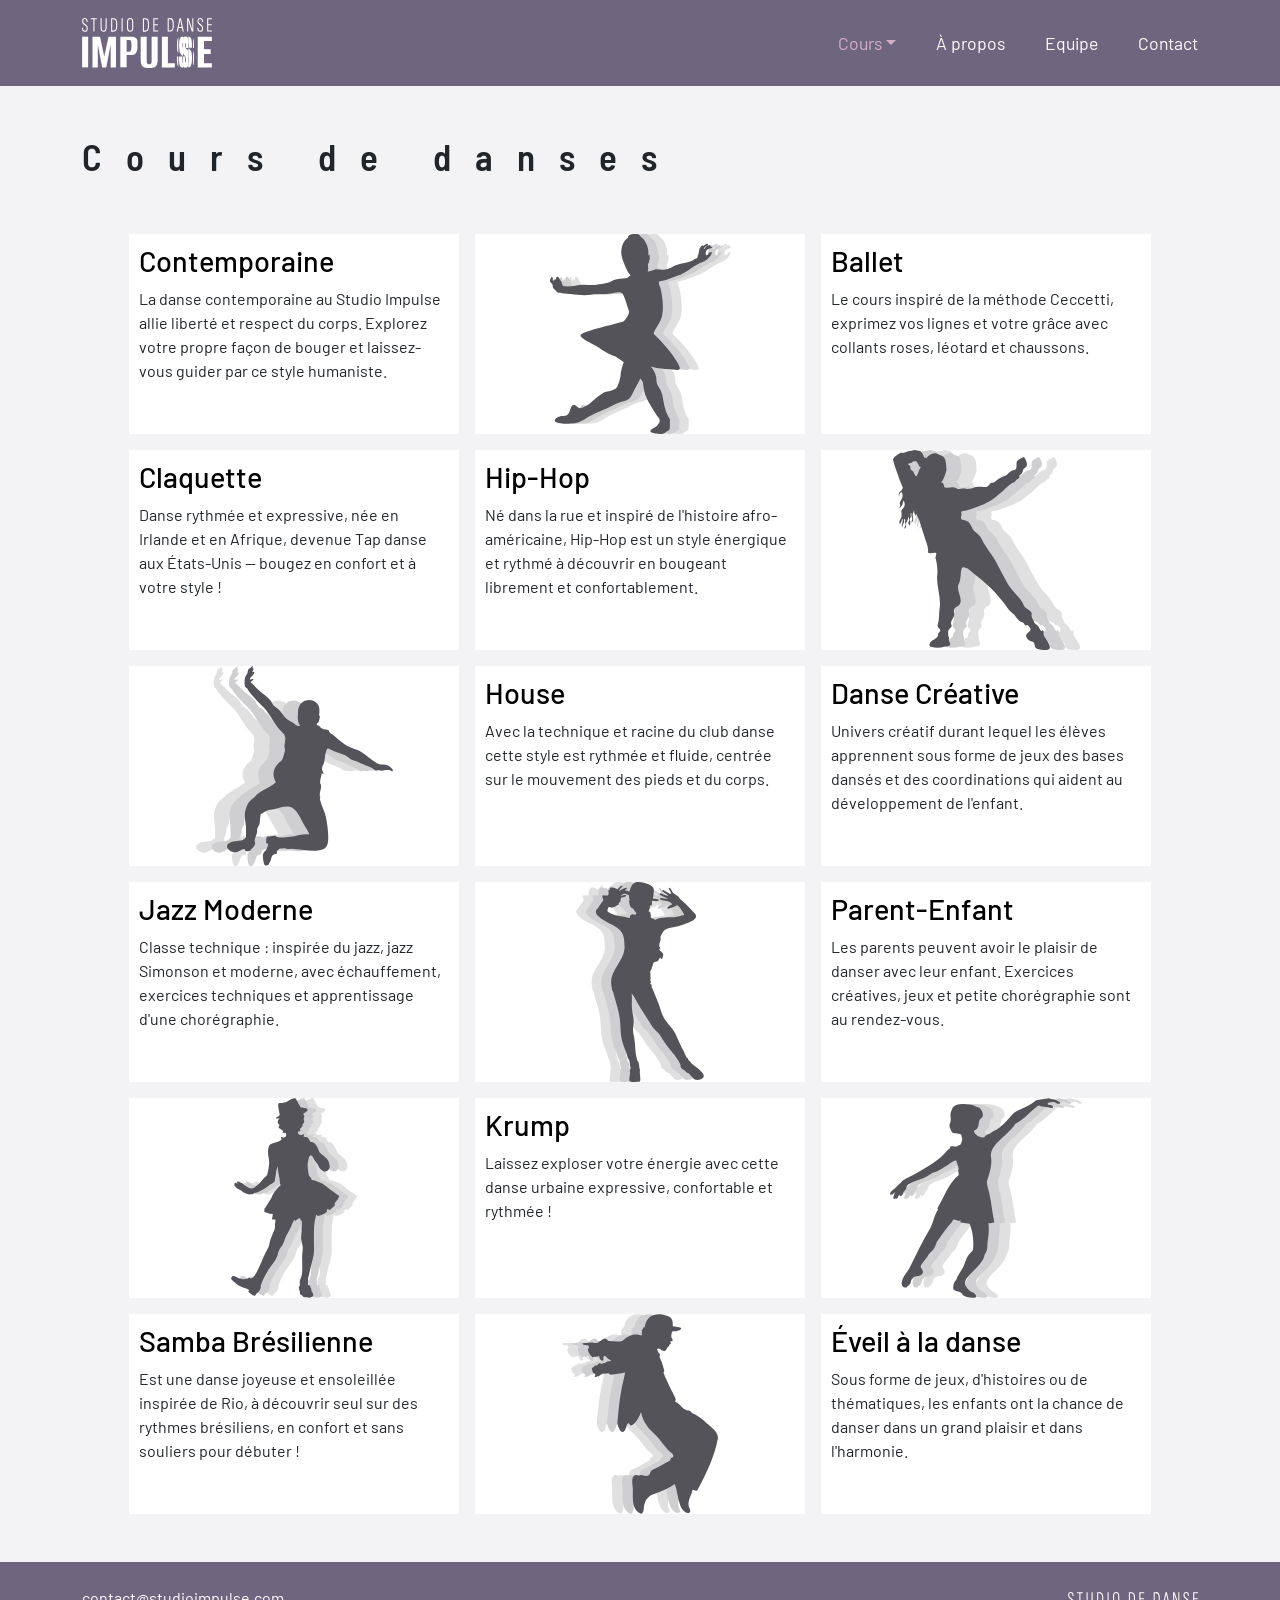
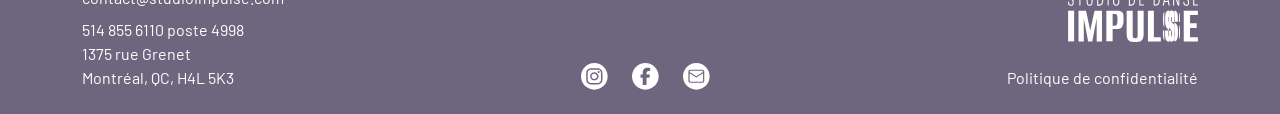
<file: cours.html>
<!DOCTYPE html>
<html lang="fr">

<head>
    <meta charset="UTF-8">
    <meta name="viewport" content="width=device-width, initial-scale=1.0">
    <title>Impulse Cours</title>
    <link rel="icon" type="image/x-icon" href="/images/icones/icone-s.svg">
    <!-- Bootstrap CSS -->
    <link href="https://cdn.jsdelivr.net/npm/bootstrap@5.3.8/dist/css/bootstrap.min.css" rel="stylesheet"
        integrity="sha384-sRIl4kxILFvY47J16cr9ZwB07vP4J8+LH7qKQnuqkuIAvNWLzeN8tE5YBujZqJLB" crossorigin="anonymous">
    <!-- Thème / Composants / Styles -->
    <link rel="stylesheet" href="styles/theme.css">
    <link rel="stylesheet" href="styles/components.css">
    <link rel="stylesheet" href="styles/style.css">
</head>

<body class="page-cours">
    <a href="#content" class="visually-hidden-focusable">Aller au contenu principal</a>
    <!-- HEADER (NAVBAR Bootstrap) -->
    <header class="header-dark">
        <nav class="navbar navbar-dark navbar-expand-md">
            <div class="container">
                <a class="navbar-brand" href="index.html">
                    <img src="images/Logo_Impulse_blanc.svg" alt="Logo du studio" height="50">
                </a>
                <button class="navbar-toggler" type="button" data-bs-toggle="collapse" data-bs-target="#navbarNav"
                    aria-controls="navbarNav" aria-expanded="false" aria-label="Basculer la navigation">
                    <span class="navbar-toggler-icon"></span>
                </button>

                <div class="collapse navbar-collapse" id="navbarNav">
                    <ul class="navbar-nav ms-auto">
                        <!-- add class "active" for the active page -->
                        <li class="nav-item dropdown">
                            <!-- role="button" -->
                            <a class="nav-link dropdown-toggle me-4 active" href="cours.html" role="button">Cours</a>
                            <div class="dropdown-menu">
                                <ul>
                                    <li><a class="dropdown-item" href="cours.html">Danse Créative</a></li>
                                    <li><a class="dropdown-item" href="cours.html">Parent-Enfant</a></li>
                                    <li><a class="dropdown-item" href="cours.html">Éveil à la danse</a></li>
                                    <li><a class="dropdown-item" href="cours.html">Ballet</a></li>
                                </ul>
                                <ul>
                                    <li><a class="dropdown-item" href="cours.html">Contemporaine</a></li>
                                    <li><a class="dropdown-item" href="cours.html">Jazz Moderne</a></li>
                                    <li><a class="dropdown-item" href="cours.html">Samba Brésilienne</a></li>
                                    <li><a class="dropdown-item" href="cours.html">Claquette</a></li>
                                </ul>
                                <ul>
                                    <li><a class="dropdown-item" href="cours.html">Krump</a></li>
                                    <li><a class="dropdown-item" href="cours.html">House</a></li>
                                    <li><a class="dropdown-item" href="hip-hop.html">Hip-Hop</a></li>
                                </ul>
                            </div>
                        </li>
                        <li class="nav-item">
                            <a class="nav-link me-4" href="a-propos.html">
                                À propos
                            </a>
                        </li>
                        <li class="nav-item">
                            <a class="nav-link me-4" href="index.html">
                                Equipe
                            </a>
                        </li>
                        <li class="nav-item">
                            <a class="nav-link pe-0" href="a-propos.html#contact">
                                Contact
                            </a>
                        </li>
                    </ul>
                </div>
            </div>
        </nav>
    </header>
    <!-- CONTENU PRINCIPAL -->
    <main id="content">
        <section class="py-5">
            <div class="container-xl">
                <h2 class="pb-5">Cours de danses</h2>
                <div class="d-flex gap-3 flex-wrap justify-content-center">
                    <div class="courses-card">
                        <a class="link" href=""><h3>Contemporaine</h3></a>
                        <p>La danse contemporaine au Studio Impulse allie liberté et respect du corps. Explorez votre propre façon de bouger et laissez-vous guider par ce style humaniste.</p>
                    </div>
                    <div class="courses-card courses-card--img" aria-hidden="true"></div>
                    <div class="courses-card">
                        <a class="link" href=""><h3>Ballet</h3></a>
                        <p>Le cours inspiré de la méthode Ceccetti, exprimez vos lignes et votre grâce avec collants roses, léotard et chaussons.</p>
                    </div>
                    <div class="courses-card">
                        <a class="link" href=""><h3>Claquette</h3></a>
                        <p>Danse rythmée et expressive, née en Irlande et en Afrique, devenue Tap danse aux États-Unis — bougez en confort et à votre style !</p>
                    </div>
                    <div class="courses-card">
                        <a class="link" href="hip-hop.html"><h3>Hip-Hop</h3></a>
                        <p>Né dans la rue et inspiré de l'histoire afro-américaine, Hip-Hop est un style énergique et rythmé à découvrir en bougeant librement et confortablement.</p>
                    </div>
                    <div class="courses-card courses-card--img" aria-hidden="true"></div>
                    <div class="courses-card courses-card--img" aria-hidden="true"></div>
                    <div class="courses-card">
                        <a class="link" href=""><h3>House</h3></a>
                        <p>Avec la technique et racine du club danse cette style est rythmée et fluide, centrée sur le mouvement des pieds et du corps.</p>
                    </div>
                    <div class="courses-card">
                        <a class="link" href=""><h3>Danse Créative</h3></a>
                        <p>Univers créatif durant lequel les élèves apprennent sous forme de jeux des bases dansés et des coordinations qui aident au développement de l'enfant.</p>
                    </div>
                    <div class="courses-card">
                        <a class="link" href=""><h3>Jazz Moderne</h3></a>
                        <p>Classe technique : inspirée du jazz, jazz Simonson et moderne, avec échauffement, exercices techniques et apprentissage d'une chorégraphie.</p>
                    </div>
                    <div class="courses-card courses-card--img" aria-hidden="true"></div>
                    <div class="courses-card">
                        <a class="link" href=""><h3>Parent-Enfant</h3></a>
                        <p>Les parents peuvent avoir le plaisir de danser avec leur enfant. Exercices créatives, jeux et petite chorégraphie sont au rendez-vous.</p>
                    </div>
                    <div class="courses-card courses-card--img" aria-hidden="true"></div>
                    <div class="courses-card">
                        <a class="link" href=""><h3>Krump</h3></a>
                        <p>Laissez exploser votre énergie avec cette danse urbaine expressive, confortable et rythmée !</p>
                    </div>
                    <div class="courses-card courses-card--img" aria-hidden="true"></div>
                    <div class="courses-card">
                        <a class="link" href=""><h3>Samba Brésilienne</h3></a>
                        <p>Est une danse joyeuse et ensoleillée inspirée de Rio, à découvrir seul sur des rythmes brésiliens, en confort et sans souliers pour débuter !</p>
                    </div>
                    <div class="courses-card courses-card--img" aria-hidden="true"></div>
                    <div class="courses-card">
                        <a class="link" href=""><h3>Éveil à la danse</h3></a>
                        <p>Sous forme de jeux, d'histoires ou de thématiques, les enfants ont la chance de danser dans un grand plaisir et dans l'harmonie.</p>
                    </div>
                </div>

            </div>

        </section>

    </main>

    <footer class="py-4 text-white">
        <div class="container">
            <div
                class="d-flex gap-3 flex-column flex-md-row justify-content-between align-items-center align-items-md-end text-center">

                <div class="d-flex flex-column mb-3 mb-md-0 text-md-start">
                    <address class="mb-2">
                        <a href="mailto:contact@studioimpulse.com"
                            class="nav-link p-0 m-0">contact@studioimpulse.com</a>
                    </address>
                    <address class="mb-0">
                        <a href="tel:+15148556110" class="nav-link p-0 m-0">514 855 6110 poste 4998</a>
                        <p class="m-0">1375 rue Grenet <br>Montréal, QC, H4L 5K3</p>
                    </address>
                </div>

                <div class="d-flex flex-column mb-3 mb-md-0">
                    <div class="d-flex justify-content-center justify-content-md-start">
                        <a class="me-4" href="https://www.instagram.com/" target="_blank">
                            <img src="images/icones/Instagram.svg" alt="Icône Instagram">
                        </a>
                        <a class="me-4" href="https://www.facebook.com/" target="_blank">
                            <img src="images/icones/Facebook.svg" alt="Icône Facebook">
                        </a>
                        <a href="mailto:contact@studioimpulse.com">
                            <img src="images/icones/Courriel.svg" alt="Icône courriel">
                        </a>
                    </div>
                </div>

                <div class="d-flex gap-4 flex-column mb-3 mb-md-0 text-center text-md-end">
                    <div>
                        <img src="images/Logo_Impulse_blanc.svg" alt="Logo du studio" height="50">
                    </div>
                    <div>
                        <a href="#" class="nav-link p-0 m-0">Politique de confidentialité</a>
                    </div>
                </div>

            </div>
        </div>
    </footer>

    <script src="https://cdn.jsdelivr.net/npm/bootstrap@5.3.8/dist/js/bootstrap.bundle.min.js"
        integrity="sha384-FKyoEForCGlyvwx9Hj09JcYn3nv7wiPVlz7YYwJrWVcXK/BmnVDxM+D2scQbITxI"
        crossorigin="anonymous"></script>
</body>

</html>
</file>
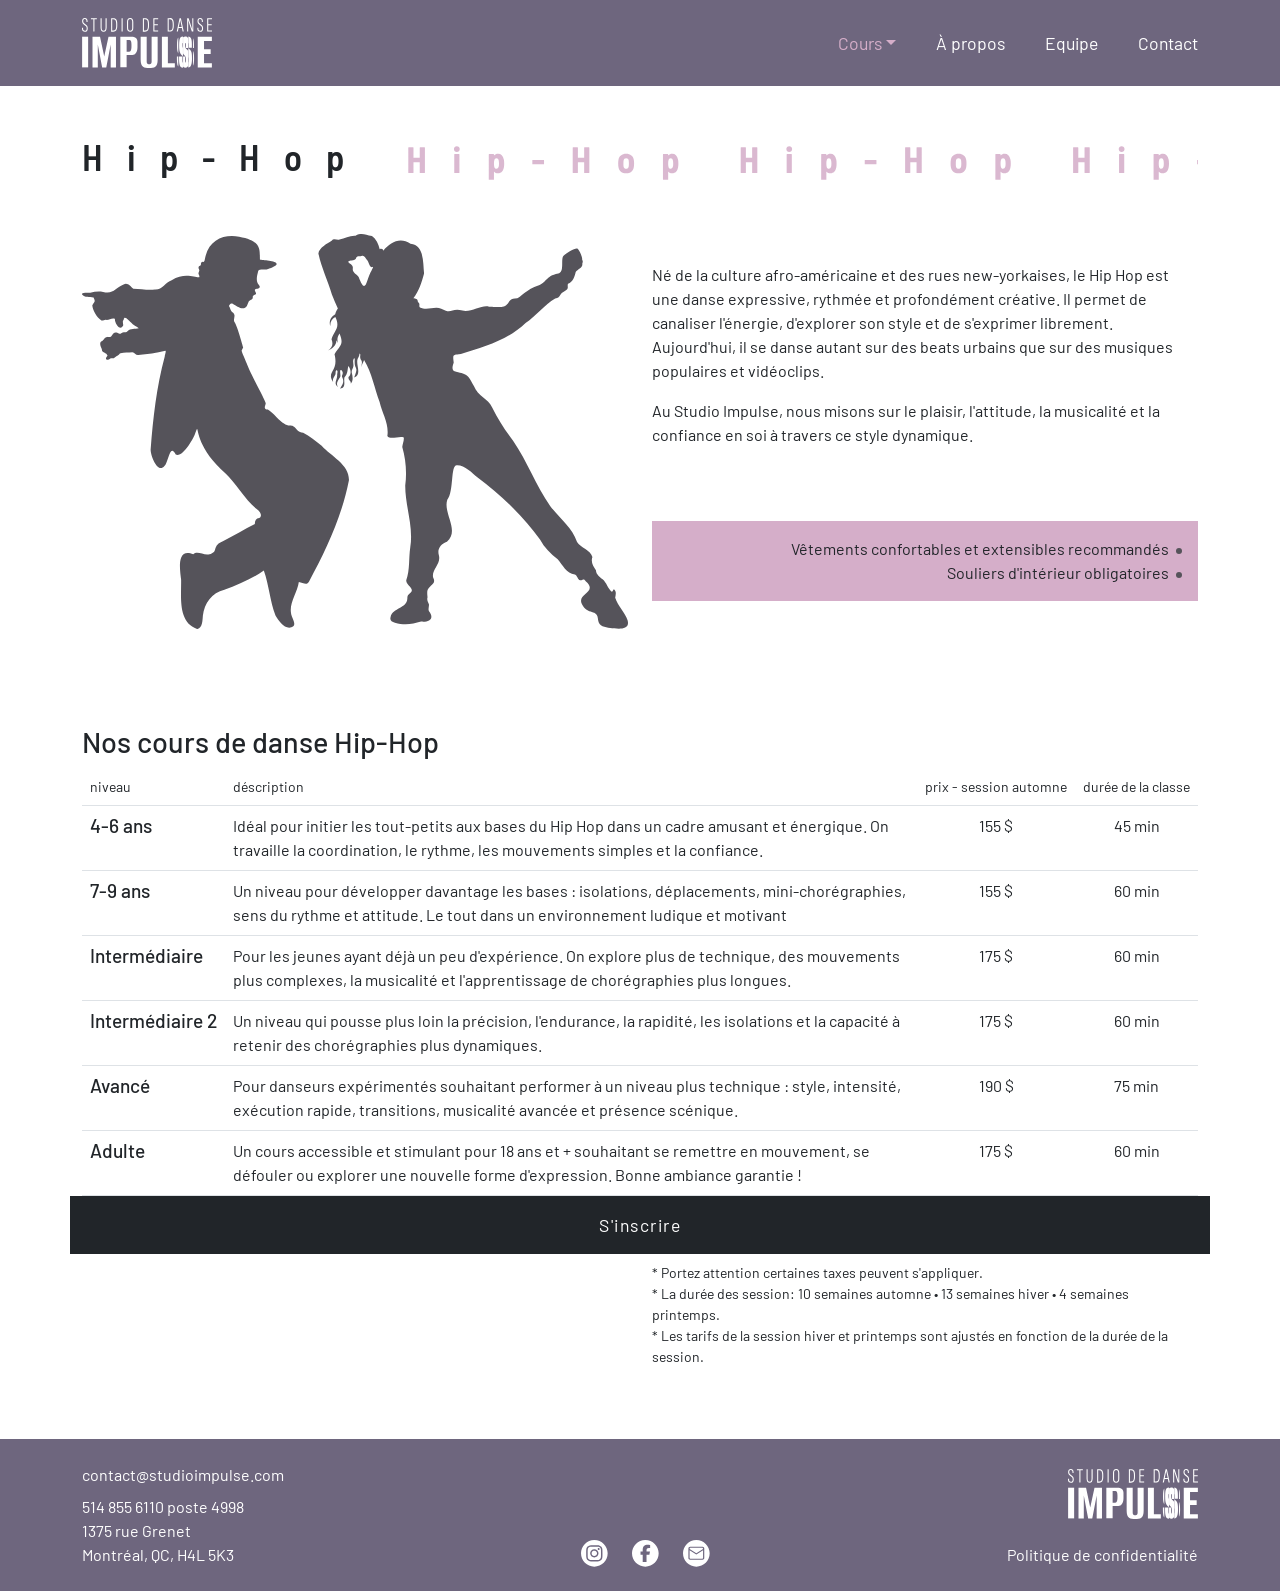
<file: hip-hop.html>
<!DOCTYPE html>
<html lang="fr">

<head>
    <meta charset="UTF-8">
    <meta name="viewport" content="width=device-width, initial-scale=1.0">
    <title>Impulse Hip-Hop</title>
    <link rel="icon" type="image/x-icon" href="/images/icones/icone-s.svg">
    <!-- Bootstrap CSS -->
    <link href="https://cdn.jsdelivr.net/npm/bootstrap@5.3.8/dist/css/bootstrap.min.css" rel="stylesheet"
        integrity="sha384-sRIl4kxILFvY47J16cr9ZwB07vP4J8+LH7qKQnuqkuIAvNWLzeN8tE5YBujZqJLB" crossorigin="anonymous">
    <!-- Thème / Composants / Styles -->
    <link rel="stylesheet" href="styles/theme.css">
    <link rel="stylesheet" href="styles/components.css">
    <link rel="stylesheet" href="styles/style.css">
</head>

<body class="page-hip-hop">
    <a href="#content" class="visually-hidden-focusable">Aller au contenu principal</a>
    <!-- HEADER (NAVBAR Bootstrap) -->
    <header class="header-dark">
        <nav class="navbar navbar-dark navbar-expand-md">
            <div class="container">
                <a class="navbar-brand" href="index.html">
                    <img src="images/Logo_Impulse_blanc.svg" alt="Logo du studio" height="50">
                </a>
                <button class="navbar-toggler" type="button" data-bs-toggle="collapse" data-bs-target="#navbarNav"
                    aria-controls="navbarNav" aria-expanded="false" aria-label="Basculer la navigation">
                    <span class="navbar-toggler-icon"></span>
                </button>

                <div class="collapse navbar-collapse" id="navbarNav">
                    <ul class="navbar-nav ms-auto">
                        <!-- add class "active" for the active page -->
                        <li class="nav-item dropdown">
                            <!-- role="button" -->
                            <a class="nav-link dropdown-toggle me-4 active" href="cours.html" role="button">Cours</a>
                            <div class="dropdown-menu">
                                <ul>
                                    <li><a class="dropdown-item" href="cours.html">Danse Créative</a></li>
                                    <li><a class="dropdown-item" href="cours.html">Parent-Enfant</a></li>
                                    <li><a class="dropdown-item" href="cours.html">Éveil à la danse</a></li>
                                    <li><a class="dropdown-item" href="cours.html">Ballet</a></li>
                                </ul>
                                <ul>
                                    <li><a class="dropdown-item" href="cours.html">Contemporaine</a></li>
                                    <li><a class="dropdown-item" href="cours.html">Jazz Moderne</a></li>
                                    <li><a class="dropdown-item" href="cours.html">Samba Brésilienne</a></li>
                                    <li><a class="dropdown-item" href="cours.html">Claquette</a></li>
                                </ul>
                                <ul>
                                    <li><a class="dropdown-item" href="cours.html">Krump</a></li>
                                    <li><a class="dropdown-item" href="cours.html">House</a></li>
                                    <li><a class="dropdown-item" href="hip-hop.html">Hip-Hop</a></li>
                                </ul>
                            </div>
                        </li>
                        <li class="nav-item">
                            <a class="nav-link me-4" href="a-propos.html">
                                À propos
                            </a>
                        </li>
                        <li class="nav-item">
                            <a class="nav-link me-4" href="index.html">
                                Equipe
                            </a>
                        </li>
                        <li class="nav-item">
                            <a class="nav-link pe-0" href="a-propos.html#contact">
                                Contact
                            </a>
                        </li>
                    </ul>
                </div>
            </div>
        </nav>
    </header>
    <!-- CONTENU PRINCIPAL -->
    <main id="content">
        <section class="intro py-5">
            <div class="container-xl">
                <div class="d-flex">
                    <div class="intro__titre">
                        <h2 class="pb-5 text-capitalize">Hip-hop</h2>
                    </div>
                    <div class="intro__decoration ms-4"><img src="images/decorations/Hip-Hop.svg"
                            alt="Repetition du titre" aria-hidden="true"></div>
                </div>
                <div class="row">
                    <div class="col-12 mb-3 col-md-6 mb-md-0">
                        <img src="images/images-cours/hip-hop.svg"
                            alt="Deux silhouettes de danseurs hip-hop en mouvement">
                    </div>
                    <div class="col-12 col-md-6 d-flex flex-column justify-content-around">
                        <div class="">
                            <p>Né de la culture afro-américaine et des rues new-yorkaises, le Hip Hop est une danse
                                expressive, rythmée et profondément créative. Il permet de canaliser l'énergie,
                                d'explorer son style et de s'exprimer librement. Aujourd'hui, il se danse autant sur des
                                beats urbains que sur des musiques populaires et vidéoclips.</p>
                            <p>Au Studio Impulse, nous misons sur le plaisir, l'attitude, la musicalité et la confiance
                                en soi à travers ce style dynamique.</p>
                        </div>
                        <div class="text-end p-3 intro__infos">
                            <ul class="list-unstyled mb-0">
                                <li>
                                    Vêtements confortables et extensibles recommandés
                                    <img class="ms-1" src="images/decorations/puce.svg" alt="Image de puce"
                                        aria-hidden="true">
                                </li>
                                <li>
                                    Souliers d'intérieur obligatoires
                                    <img class="ms-1" src="images/decorations/puce.svg" alt="Image de puce"
                                        aria-hidden="true">
                                </li>
                            </ul>
                        </div>
                    </div>
                </div>
            </div>
        </section>
        <section class="py-5">
            <div class="container-xl">
                <h3>Nos cours de danse Hip-Hop</h3>
                <div class="table-responsive">
                    <table class="table mb-0">
                        <thead>
                            <tr>
                                <th class="t-head" scope="col">niveau</th>
                                <th class="t-head" scope="col">déscription</th>
                                <th class="t-head" scope="col">prix - session automne</th>
                                <th class="t-head" scope="col">durée de la classe</th>
                            </tr>
                        </thead>
                        <tbody class="text-dark">
                            <tr>
                                <td class="t-niveau"><h4>4-6 ans</h4></td>
                                <td>Idéal pour initier les tout-petits aux bases du Hip Hop dans un cadre amusant et
                                    énergique. On travaille la coordination, le rythme, les mouvements simples et la
                                    confiance.</td>
                                <td data-label="prix - session automne :" class="text-center">155 $</td>
                                <td data-label="durée :" class="text-center">45 min</td>
                            </tr>
                            <tr>
                                <td class="t-niveau"><h4>7-9 ans</h4></td>
                                <td>Un niveau pour développer davantage les bases : isolations, déplacements,
                                    mini-chorégraphies, sens du rythme et attitude. Le tout dans un environnement ludique et
                                    motivant</td>
                                <td data-label="prix - session automne :" class="text-center">155 $</td>
                                <td data-label="durée :" class="text-center">60 min</td>
                            </tr>
                            <tr>
                                <td class="t-niveau"><h4>Intermédiaire</h4></td>
                                <td>Pour les jeunes ayant déjà un peu d'expérience. On explore plus de technique, des
                                    mouvements plus complexes, la musicalité et l'apprentissage de chorégraphies plus
                                    longues.</td>
                                <td data-label="prix - session automne :" class="text-center">175 $</td>
                                <td data-label="durée :" class="text-center">60 min</td>
                            </tr>
                            <tr>
                                <td class="t-niveau"><h4>Intermédiaire 2</h4></td>
                                <td>Un niveau qui pousse plus loin la précision, l'endurance, la rapidité, les isolations et
                                    la capacité à retenir des chorégraphies plus dynamiques.</td>
                                <td data-label="prix - session automne :" class="text-center">175 $</td>
                                <td data-label="durée :" class="text-center">60 min</td>
                            </tr>
                            <tr>
                                <td class="t-niveau"><h4>Avancé</h4></td>
                                <td>Pour danseurs expérimentés souhaitant performer à un niveau plus technique : style,
                                    intensité, exécution rapide, transitions, musicalité avancée et présence scénique.</td>
                                <td data-label="prix - session automne :" class="text-center">190 $</td>
                                <td data-label="durée :" class="text-center">75 min</td>
                            </tr>
                            <tr>
                                <td class="t-niveau"><h4>Adulte</h4></td>
                                <td>Un cours accessible et stimulant pour 18 ans et + souhaitant se remettre en mouvement,
                                    se défouler ou explorer une nouvelle forme d'expression. Bonne ambiance garantie !</td>
                                <td data-label="prix - session automne :" class="text-center">175 $</td>
                                <td data-label="durée :" class="text-center">60 min</td>
                            </tr>
                        </tbody>
                    </table>
                </div>

                <div class="bg-dark row py-2">
                    <a href="#" class="btn btn-dark gradient-on-hover">S'inscrire</a>
                </div>
                <div class="row">
                    <div class="col-12 col-md-6 offset-md-6">
                        <ul class="list-unstyled py-2 fs-6">
                            <li class="t-notes">
                                * Portez attention certaines taxes peuvent s'appliquer.
                            </li>
                            <li class="t-notes">
                                * La durée des session: 10 semaines automne • 13 semaines hiver • 4 semaines printemps.
                            </li>
                            <li class="t-notes">
                                * Les tarifs de la session hiver et printemps sont ajustés en fonction de la durée de la
                                session.
                            </li>
                        </ul>
                    </div>

                </div>

            </div>
        </section>

    </main>

    <footer class="py-4 text-white">
        <div class="container">
            <div
                class="d-flex gap-3 flex-column flex-md-row justify-content-between align-items-center align-items-md-end text-center">

                <div class="d-flex flex-column mb-3 mb-md-0 text-md-start">
                    <address class="mb-2">
                        <a href="mailto:contact@studioimpulse.com"
                            class="nav-link p-0 m-0">contact@studioimpulse.com</a>
                    </address>
                    <address class="mb-0">
                        <a href="tel:+15148556110" class="nav-link p-0 m-0">514 855 6110 poste 4998</a>
                        <p class="m-0">1375 rue Grenet <br>Montréal, QC, H4L 5K3</p>
                    </address>
                </div>

                <div class="d-flex flex-column mb-3 mb-md-0">
                    <div class="d-flex justify-content-center justify-content-md-start">
                        <a class="me-4" href="https://www.instagram.com/" target="_blank">
                            <img src="images/icones/Instagram.svg" alt="Icône Instagram">
                        </a>
                        <a class="me-4" href="https://www.facebook.com/" target="_blank">
                            <img src="images/icones/Facebook.svg" alt="Icône Facebook">
                        </a>
                        <a href="mailto:contact@studioimpulse.com">
                            <img src="images/icones/Courriel.svg" alt="Icône courriel">
                        </a>
                    </div>
                </div>

                <div class="d-flex gap-4 flex-column mb-3 mb-md-0 text-center text-md-end">
                    <div>
                        <img src="images/Logo_Impulse_blanc.svg" alt="Logo du studio" height="50">
                    </div>
                    <div>
                        <a href="#" class="nav-link p-0 m-0">Politique de confidentialité</a>
                    </div>
                </div>

            </div>
        </div>
    </footer>

    <script src="https://cdn.jsdelivr.net/npm/bootstrap@5.3.8/dist/js/bootstrap.bundle.min.js"
        integrity="sha384-FKyoEForCGlyvwx9Hj09JcYn3nv7wiPVlz7YYwJrWVcXK/BmnVDxM+D2scQbITxI"
        crossorigin="anonymous"></script>
</body>

</html>
</file>
<file: styles/theme.css>
@import url('https://fonts.googleapis.com/css2?family=Barlow+Semi+Condensed:ital,wght@0,100;0,200;0,300;0,400;0,500;0,600;0,700;0,800;0,900;1,100;1,200;1,300;1,400;1,500;1,600;1,700;1,800;1,900&family=Barlow:ital,wght@0,100;0,200;0,300;0,400;0,500;0,600;0,700;0,800;0,900;1,100;1,200;1,300;1,400;1,500;1,600;1,700;1,800;1,900&display=swap');

:root {
  /* === Palette de couleurs === */
  --bs-primary: #89809E;
  --bs-primary-rgb: 137, 128, 158;
  --bs-primary-color: #89809E;

  --bs-secondary: #CB9ABC;
  --bs-secondary-rgb: 203, 154, 188;
  --bs-secondary-color: #CB9ABC;
  --bs-secondary-color-rgb: 203, 154, 188;

  --bs-emphasis-color: #9434EE;
  --bs-emphasis-color-rgb: 148, 52, 238;

  --gradient-tertiary: linear-gradient(.25turn, #FFF1FD 0%, #F849C1 50%, #6F2CFF 100%);
  --light-secondary: color-mix(in srgb, var(--bs-secondary), white 20%);
  --light-primary: color-mix(in srgb, var(--bs-primary), white 20%);
  --light-bg-primary: color-mix(in srgb, var(--bs-primary), white 90%);
  --dark-bg-primary: color-mix(in srgb, var(--bs-primary), black 20%);

  --bs-light-rgb: 255, 255, 255;

  /* === Typographie === */
  --font-titres: "Barlow Semi Condensed", sans-serif;
  --bs-body-font-family: "Barlow", sans-serif;
  --bs-btn-font-family: "Barlow Semi Condensed", sans-serif;

  --bs-border-radius: 1px;
}
</file>
<file: styles/components.css>
/* montrer le dropdown au survol */
.nav-item.dropdown:hover .dropdown-menu {
    display: flex;
    margin-top: 0;
}

.navbar {
    --bs-navbar-color: var(--bs-white);
    --bs-navbar-hover-color: var(--bs-emphasis-color);
    --bs-nav-link-font-size: 1.1rem;
    --bs-navbar-active-color: var(--light-secondary);
}

.nav-link:hover,
/* .nav-link.active, */
.dropdown-item:hover {
    color: var(--bs-emphasis-color);
    text-decoration: underline;
    text-underline-offset: 3px;
    text-decoration-thickness: 2px;
}

.btn {
    --bs-btn-padding-x: 1.5rem;
    --bs-btn-padding-y: 0.5rem;
    --bs-btn-font-size: 1.1rem;
    letter-spacing: 1.5px;
    min-width: 200px;
}

.btn-light {
    --bs-btn-bg: var(--bs-secondary-color);
    --bs-btn-border-color: var(--bs-secondary-color);
    --bs-btn-hover-bg: var(--bs-secondary-color);
    --bs-btn-hover-border-color: var(--bs-emphasis-color);
    --bs-btn-focus-shadow-rgb: var(--bs-tertiary-color-rgb);
    --bs-btn-active-color: var(--bs-btn-hover-color);
    --bs-btn-active-bg: var(--bs-white);
    --bs-btn-active-border-color: var(--bs-emphasis-color);
}

.btn-primary {
    --bs-btn-color: black;
    --bs-btn-bg: var(--bs-primary);
    --bs-btn-border-color: var(--bs-primary);
    --bs-btn-hover-color: var(--bs-white);
    --bs-btn-hover-bg: var(--bs-primary);
    --bs-btn-hover-border-color: var(--bs-emphasis-color);
    --bs-btn-focus-shadow-rgb: var(--bs-tertiary-color-rgb);
    --bs-btn-active-color: var(--bs-btn-hover-color);
    --bs-btn-active-bg: var(--bs-btn-hover-bg);
    --bs-btn-active-border-color: var(--bs-emphasis-color);
}

.btn-dark {
    border: none;
    --bs-btn-hover-border-color: none;
}

.table {
    --bs-table-color: var(--bs-body-color);
}

th{
    white-space: nowrap!important;
}

.carousel-indicators [data-bs-target]{
    border: none;
    width: 10px;
    height: 10px;
    border-radius: 5px;
    margin: 0 5px;
}

.visually-hidden{
    color: black;
}
.form-floating textarea.form-control {
  min-height: 280px;
}
</file>
<file: styles/style.css>
h1 {
    font-family: var(--font-titres);
    letter-spacing: -1px;
    display: inline-block;
    background: var(--gradient-tertiary);
    background-clip: text;
    -webkit-background-clip: text;
    /* For compatibility */
    color: transparent;
}

h2 {
    font-family: var(--font-titres);
    letter-spacing: 1.5rem;
    font-size: 2.3rem;
    font-weight: 600;
}

h3 {
    font-size: 1.8rem;
}

h4 {
    font-size: 1.2rem;
}

a {
    text-decoration: none;
}

.gradient-on-hover:hover {
    color: transparent;
    background: var(--gradient-tertiary);
    background-clip: text;
}

.dropdown-menu {
    & ul {
        list-style: none;
        padding: 0;
    }

    & .dropdown-item:hover {
        color: var(--bs-emphasis-color) !important;
    }
}

.page-accueil header {
    z-index: 10;
    position: relative;
}

.banniere {
    height: 600px;
    padding-top: 220px;
    position: absolute;
    top: 0;
    width: 100%;
    z-index: 1;
    background-image: url(../images/banniere.jpg);
    background-position: center;
    background-size: cover;
    background-color: rgba(24, 0, 55, 0.5);
    background-blend-mode: multiply;
}

.link {
    display: block;
    color: black;
    font-size: 1.5rem;
    font-weight: 500;
    transition: 0.3s;
}

.link:hover {
    background: var(--gradient-tertiary);
    background-clip: text;
    -webkit-background-clip: text;
    color: transparent;
}

.services {
    margin-top: 600px;

    & .services__row {
        border-bottom: 1px solid var(--bs-primary);
    }

    & .services__element {
        position: relative;
        top: 21px;
    }

    & .services__fleche {
        width: 1320px;
        float: right;
        filter: opacity(50%);
    }

    & .link {
        margin-bottom: -20px;
    }
}

.pourquoi__card {
    width: 27%;
    height: 200px;
}

.pourquoi__card--img {
    background-position: center;
    background-size: cover;
}

.pourquoi__card--img:nth-of-type(2) {
    background-image: url(../images/choix-equipe.jpg)
}

.pourquoi__card--img:nth-of-type(4) {
    background-image: url(../images/choix-ages.png);
}

.pourquoi__card--img:nth-of-type(6) {
    background-image: url(../images/choix-dynamique.jpg);
}

@media only screen and (max-width: 1000px) {
    .pourquoi__card {
        width: 45%;
    }

    .pourquoi__card:nth-of-type(1) {
        order: 1;
    }

    .pourquoi__card:nth-of-type(2) {
        order: 3;
    }

    .pourquoi__card:nth-of-type(3) {
        order: 5;
    }

    .pourquoi__card:nth-of-type(4) {
        order: 2;
    }

    .pourquoi__card:nth-of-type(5) {
        order: 4;
    }

    .pourquoi__card:nth-of-type(6) {
        order: 6;
    }
}

.citation {
    & .citation__text {
        font-size: 1.3rem;
        border-bottom: 5px solid var(--light-secondary);
    }

    & .citation__image {
        width: 100px;
        height: 100px;
        border-radius: 50px;
        overflow: hidden;
    }

    & img {
        width: 100px;
    }
}

footer,
.header-dark {
    background-color: var(--dark-bg-primary);
    padding: 5px 0;
}

.header-dark {
    & .nav-link:hover {
        color: var(--light-secondary);
    }
}

.courses-card {
    width: 330px;
    height: 200px;
    background-color: white;
    padding: 10px;
}

.page-cours,
.mission {
    background-color: var(--light-bg-primary);
}

.courses-card--img {
    background-size: contain;
    background-position: center;
    background-repeat: no-repeat;
}

.courses-card--img:nth-of-type(2) {
    background-image: url(../images/images-cours/ballet.svg);
}

.courses-card--img:nth-of-type(6) {
    background-image: url(../images/images-cours/hip-hop1.svg);
}

.courses-card--img:nth-of-type(7) {
    background-image: url(../images/images-cours/claquette.svg);
}

.courses-card--img:nth-of-type(11) {
    background-image: url(../images/images-cours/jazz-2.svg);
}

.courses-card--img:nth-of-type(13) {
    background-image: url(../images/images-cours/Jazz.svg);
}

.courses-card--img:nth-of-type(15) {
    background-image: url(../images/images-cours/ballet-2.svg);
}

.courses-card--img:nth-of-type(17) {
    background-image: url(../images/images-cours/hip-hop2.svg);
}

@media only screen and (max-width: 1045px) {

    .courses-card:nth-of-type(13),
    .courses-card--img:nth-of-type(17) {
        display: none;
    }
}

@media only screen and (max-width: 699px) {
    .courses-card--img:nth-of-type(7) {
        display: none;
    }
}

.intro {
    & .intro__titre {
        width: 300px;
        flex-shrink: 0;
    }

    & .intro__decoration {
        width: auto;
        overflow: hidden;
    }

    & .intro__infos {
        background-color: var(--light-secondary);
    }

    & .intro__photo {
        max-height: 450px;
        object-fit: cover;
        object-position: center;
        width: 100%;
    }
}

.t-niveau {
    white-space: nowrap !important;

    & h4 {
        margin-bottom: 0;
    }
}

.t-head,
.t-notes {
    font-weight: 400;
    font-size: 14px;
}

@media (max-width: 768px) {
    thead {
        display: none;
    }

    table,
    tbody,
    tr,
    td {
        display: block;
        width: 100%;
    }

    tr {
        margin-bottom: 1.5rem;
        padding: 1rem;
        border-radius: 10px;
        border: 1px solid var(--light-primary);
    }

    td:not(.t-niveau) {
        padding: 0.3rem 0;
        display: flex;
        gap: 1rem;
        justify-content: space-between;
    }

    td::before {
        content: attr(data-label);
        font-weight: 600;
        color: var(--bs-primary);
    }

    .btn {
        min-width: 125px;
        --bs-btn-padding-x: 1rem;
    }

    .navbar-collapse {
        position: absolute;
        top: 76px;
        left: 0;
        width: 100%;
        padding-left: 10px;
        background-color: var(--dark-bg-primary);
    }

    .page-accueil .navbar-collapse {
        background-color: rgba(0, 0, 0, 0.644);
    }
}

.special {
    font-family: "Barlow Semi Condensed", sans-serif;
}

.valeurs__item {
    position: relative;
}

.valeurs__btn {
    background-color: var(--dark-bg-primary);
    /* border: none; */
    color: white;
    width: 300px;
}

.valeurs__btn:hover,
.valeurs__btn:active {
    background-color: var(--bs-primary) !important;
    color: white !important;
}

.valeurs__arrow {
    transition: transform 0.25s ease;
}

button[aria-expanded="true"] .value-arrow {
    transform: translateY(5px) rotate(90deg);
}

.valeurs__content {
    width: 300px;
    background: var(--light-bg-primary);
}
</file>
